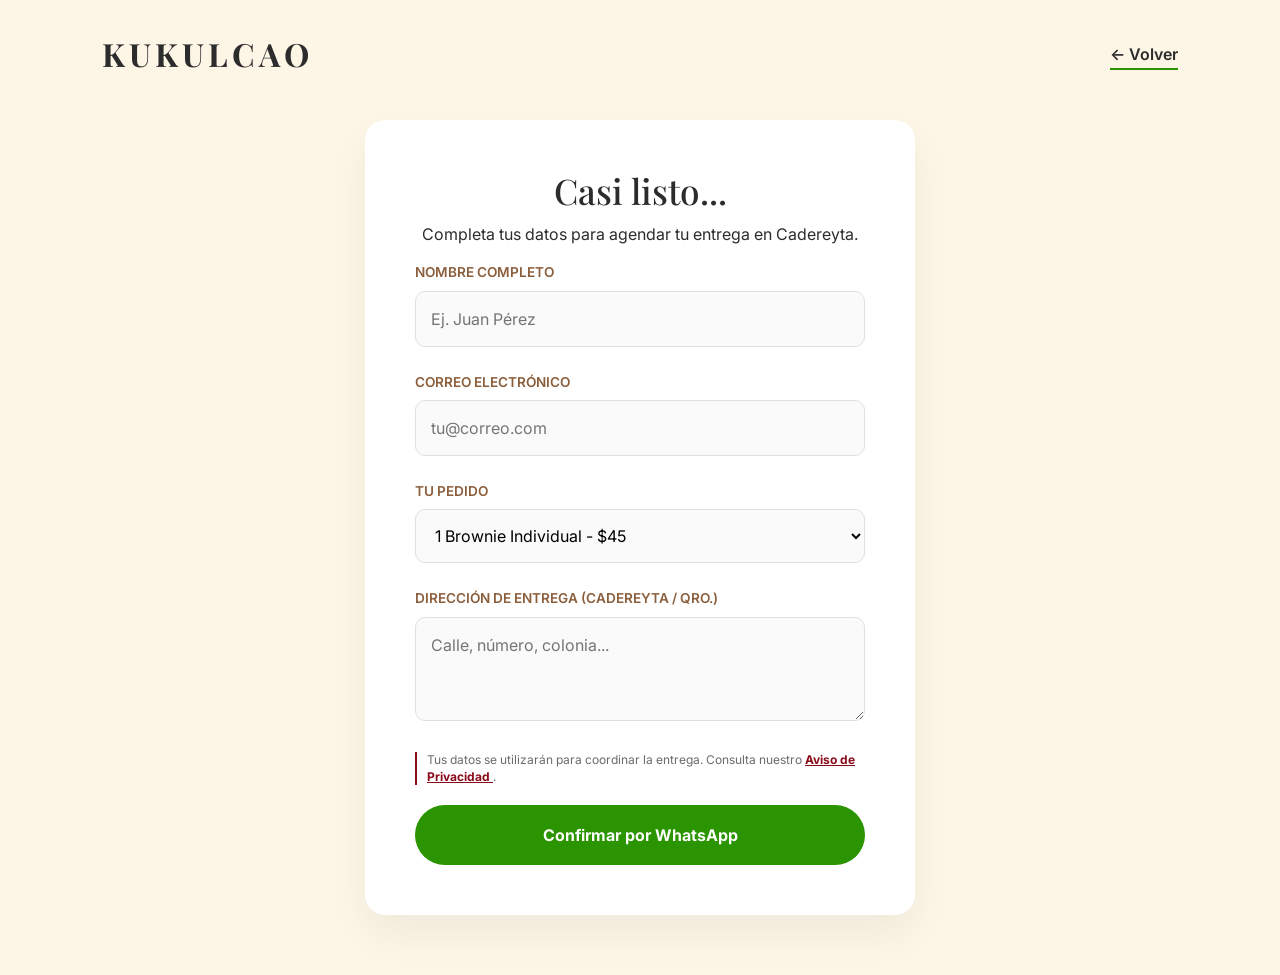
<file: ordenar.html>
<!DOCTYPE html>
<html lang="es">
<head>
    <meta charset="UTF-8">
    <meta name="viewport" content="width=device-width, initial-scale=1.0">
    <title>Finalizar Pedido | Kukulcao</title>
    <link rel="stylesheet" href="https://cdn.jsdelivr.net/npm/bootstrap@4.6.2/dist/css/bootstrap.min.css">
    <link rel="stylesheet" href="style.css">
    <link href="https://fonts.googleapis.com/css2?family=Inter:wght@300;400;600&family=Playfair+Display:wght@700&display=swap" rel="stylesheet">
</head>
<body class="order-page-bg">

    <nav class="minimal-nav fade-in-load">
        <div class="logo"><a href="index.html" style="text-decoration: none; color: inherit;">KUKULCAO</a></div>
        <div class="nav-cta">
            <a href="index.html">← Volver</a>
        </div>
    </nav>

    <main class="order-full-screen fade-in-load fade-in-load-delay-1">
        <div class="order-card">
            <div class="order-header-main">
                <h2>Casi listo...</h2>
                <p>Completa tus datos para agendar tu entrega en Cadereyta.</p>
            </div>

            <form class="order-form-standalone" id="orderForm">
                
                <div class="input-field">
                    <label>Nombre Completo</label>
                    <input type="text" id="nombre" placeholder="Ej. Juan Pérez" required>
                </div>
                
                <div class="input-field">
                    <label>Correo Electrónico</label>
                    <input type="email" placeholder="tu@correo.com" required>
                </div>

                <div class="input-field">
                    <label>Tu pedido</label>
                    <select id="cantidad" required>
                        <option value="1 Brownie ($45)">1 Brownie Individual - $45</option>
                        <option value="Caja de 6 ($240)">Caja de 6 piezas - $240</option>
                        <option value="Caja de 12 ($450)">Caja de 12 piezas - $450</option>
                    </select>
                </div>

                <div class="input-field">
                    <label>Dirección de entrega (Cadereyta / Qro.)</label>
                    <textarea id="direccion" placeholder="Calle, número, colonia..." rows="3" required></textarea>
                </div>

                <div class="legal-disclosure">
                    <p>Tus datos se utilizarán para coordinar la entrega. Consulta nuestro 
                        <a href="#" data-toggle="modal" data-target="#modalPrivacidad" style="color: var(--accent-color); font-weight: bold; text-decoration: underline;">
                            Aviso de Privacidad
                        </a>.
                    </p>
                </div>

                <button type="submit" class="btn-confirm">Confirmar por WhatsApp</button>
            </form>
        </div>
    </main>

    <div class="modal fade" id="modalPrivacidad" tabindex="-1" aria-hidden="true">
        <div class="modal-dialog modal-dialog-centered">
            <div class="modal-content" style="border-radius: 20px; border: none; padding: 20px;">
                <div class="modal-header" style="border-bottom: none;">
                    <h5 class="modal-title" style="font-family: 'Playfair Display', serif; font-weight: 700; color: var(--accent-color);">Aviso de Privacidad</h5>
                    <button type="button" class="close" data-dismiss="modal" aria-label="Close">
                        <span aria-hidden="true">&times;</span>
                    </button>
                </div>
                <div class="modal-body" style="font-size: 0.9rem; color: var(--text-main); line-height: 1.6;">
                    <p><strong>Kukulcao</strong> es responsable del cuidado de tu información.</p>
                    <p>Los datos solicitados se usan exclusivamente para la logística de entrega de tus brownies en Cadereyta. No compartimos tu información con terceros ni la usamos para spam.</p>
                    <p>Al contactarnos por WhatsApp, aceptas que usemos estos datos para dar seguimiento a tu compra.</p>
                </div>
                <div class="modal-footer" style="border-top: none;">
                    <button type="button" class="btn-confirm" data-dismiss="modal" style="padding: 10px 30px; font-size: 0.9rem; width: auto;">Entendido</button>
                </div>
            </div>
        </div>
    </div>

    <script src="https://cdn.jsdelivr.net/npm/jquery@3.5.1/dist/jquery.slim.min.js"></script>
    <script src="https://cdn.jsdelivr.net/npm/bootstrap@4.6.2/dist/js/bootstrap.bundle.min.js"></script>
    <script src="script.js"></script>
</body>
</html>
</file>
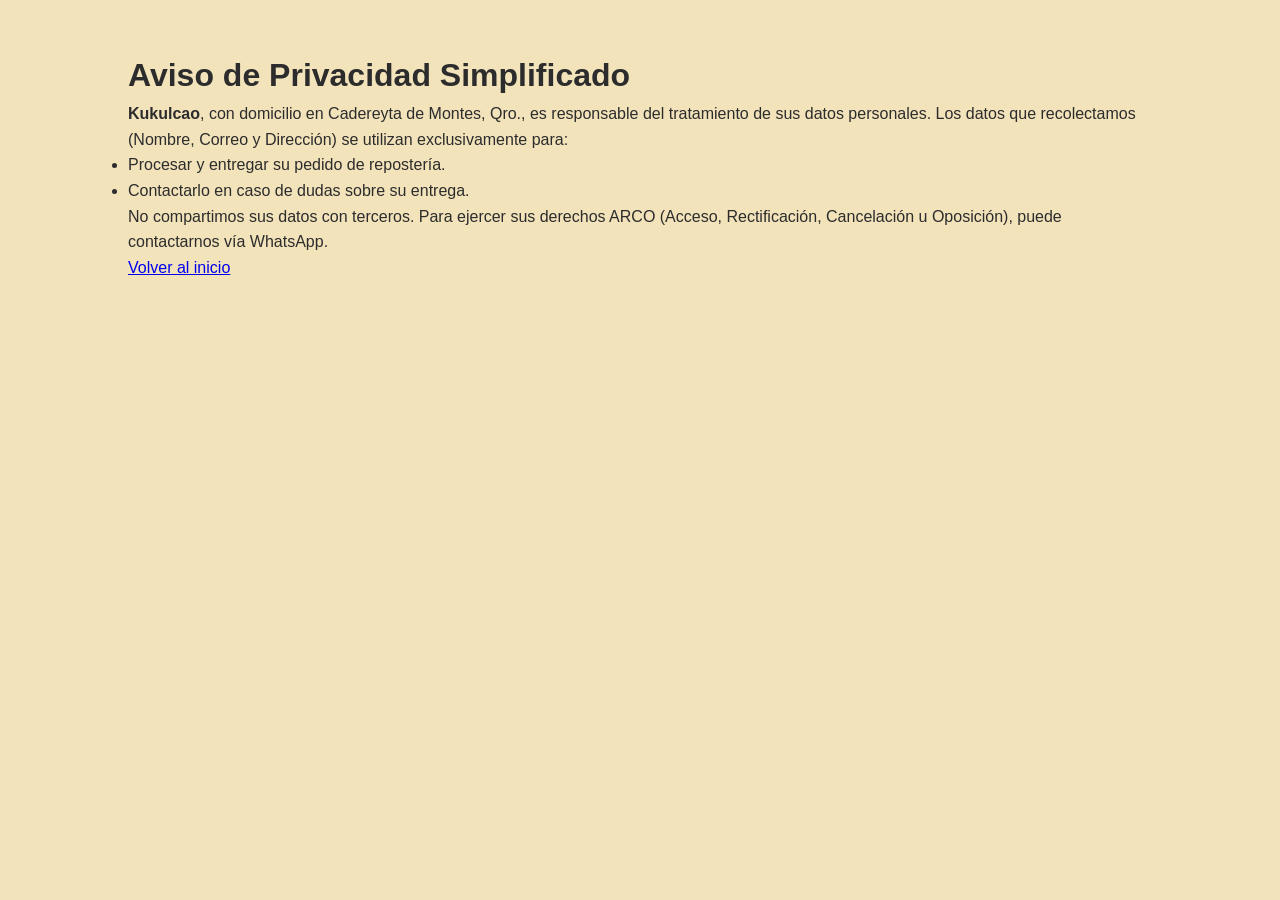
<file: privacidad.html>
<!DOCTYPE html>
<html lang="es">
<head>
    <meta charset="UTF-8">
    <title>Aviso de Privacidad | Kukulcao</title>
    <link rel="stylesheet" href="style.css">
</head>
<body style="padding: 50px 10%; line-height: 1.6;" class="fade-in-load">
    <h1>Aviso de Privacidad Simplificado</h1>
    <p><strong>Kukulcao</strong>, con domicilio en Cadereyta de Montes, Qro., es responsable del tratamiento de sus datos personales. Los datos que recolectamos (Nombre, Correo y Dirección) se utilizan exclusivamente para:</p>
    <ul>
        <li>Procesar y entregar su pedido de repostería.</li>
        <li>Contactarlo en caso de dudas sobre su entrega.</li>
    </ul>
    <p>No compartimos sus datos con terceros. Para ejercer sus derechos ARCO (Acceso, Rectificación, Cancelación u Oposición), puede contactarnos vía WhatsApp.</p>
    <a href="index.html">Volver al inicio</a>
</body>
</html>
</file>
<file: style.css>
/* ==========================================================
   1. VARIABLES Y BASES
========================================================== */
:root {
    --bg-color: #f2e3bb;
    --accent-color: #8b0a1a;
    --text-main: #2c2c2c;
    --text-light: #6B6B6B;
    --gold-brown: #8B5E3C;
    --green-accent: #2a9401;
}

* { margin: 0; padding: 0; box-sizing: border-box; }
body { 
    font-family: 'Inter', sans-serif; 
    background-color: var(--bg-color); 
    color: var(--text-main); 
    overflow-x: hidden; 
}

/* ==========================================================
   2. NAVEGACIÓN
========================================================== */
.minimal-nav { 
    display: flex; 
    justify-content: space-between; 
    align-items: center;
    padding: 30px 8%; 
    position: absolute; 
    width: 100%; 
    z-index: 100; 
}

.logo { 
    font-family: 'Playfair Display', serif; 
    font-weight: 700; 
    letter-spacing: 4px; 
    font-size: 2rem; 
    color: var(--text-main);
}

.nav-cta a { 
    text-decoration: none; 
    color: var(--text-main); 
    border-bottom: 2px solid var(--green-accent); 
    padding-bottom: 4px; 
    font-weight: 600;
}

/* ==========================================================
   3. HERO (RESTAURADO)
========================================================== */
.hero-minimal {
    min-height: 100vh;
    display: flex;
    align-items: center;
    justify-content: space-between;
    padding: 0 10%;
    position: relative;
    max-width: 1400px;
    margin: 0 auto;
    gap: 60px;
}

.product-display {
    flex: 0.9;
    display: grid;
    place-items: center;
    position: relative;
    height: 600px;
}

.decorative-ring-img {
    grid-area: 1 / 1;
    width: 620px;
    height: auto;
    z-index: 2;
    pointer-events: none;
    margin-top: -10px; 
    opacity: 1 !important; 
    transform: rotate(0deg); /* Aquí puedes añadir animación de rotación si gustas */
}

.hero-img {
    grid-area: 1 / 1;
    width: 290px;
    z-index: 3;
    filter: drop-shadow(0 40px 60px rgba(0,0,0,0.15));
    animation: floatOriginal 6s ease-in-out infinite;
    position: relative; 
    left: -7px;
}

.hero-text {
    flex: 1.1;
    z-index: 10;
}

.hero-text h1 {
    font-family: 'Playfair Display', serif;
    font-size: clamp(2.5rem, 5vw, 4rem);
    line-height: 1.1;
    margin-bottom: 20px;
}

.hero-text p {
    font-size: 1.1rem;
    color: var(--text-light);
    line-height: 1.6;
}

/* ==========================================================
   4. BENEFICIOS
========================================================== */
.hero-benefits { 
    display: flex;
    gap: 20px; 
    margin-top: 30px; 
}
.benefit-item { text-align: center; flex: 1; }
.benefit-icon { width: 45px; height: 45px; object-fit: contain; margin-bottom: 10px; }
.benefit-item h4 { font-size: 0.85rem; text-transform: uppercase; color: var(--gold-brown); letter-spacing: 1px; }
.benefit-item p { font-size: 0.75rem; color: var(--text-light); }

.btn-pedir-ahora { 
    display: inline-block; 
    margin-top: 40px; 
    padding: 18px 50px; 
    background: var(--gold-brown); 
    color: white; 
    text-decoration: none; 
    border-radius: 50px; 
    font-weight: 700; 
    transition: 0.3s ease;
}
.btn-pedir-ahora:hover { transform: translateY(-3px); box-shadow: 0 10px 20px rgba(139, 94, 60, 0.3); }

/* ==========================================================
   5. SECCIONES NARRATIVAS (ESTILO HUMANO)
========================================================== */
.philosophy { padding: 100px 5%; background-color: #FDF5E6; text-align: center; }

.tag {
    display: inline-block;
    background-color: rgba(42, 148, 1, 0.1);
    color: var(--green-accent);
    padding: 8px 16px;
    border-radius: 50px;
    font-size: 0.85rem;
    font-weight: 600;
    margin-bottom: 20px;
    text-transform: uppercase;
    letter-spacing: 1px;
}

.philosophy-section { padding: 100px 10%; background-color: var(--bg-color); }

.about-narrative { max-width: 800px; margin: 0 auto 50px; text-align: center; }

.human-text {
    font-size: 1.2rem;
    line-height: 1.8;
    color: var(--text-main);
    font-style: italic;
}

.info-container { max-width: 1200px; margin: 0 auto; }

.main-title {
    font-family: 'Playfair Display', serif;
    font-size: 2.8rem;
    margin-bottom: 50px;
    color: var(--text-main);
    text-align: center;
}

.info-grid { display: grid; grid-template-columns: 1fr 1fr; gap: 40px; }

.info-card {
    background: #fff;
    padding: 45px;
    border-radius: 20px;
    box-shadow: 0 15px 35px rgba(0,0,0,0.03);
    transition: transform 0.3s ease;
}

.info-card:hover { transform: translateY(-10px); }
.info-card h3 { font-family: 'Playfair Display', serif; font-size: 1.6rem; margin-bottom: 20px; }
.nutrition-card { border-top: 6px solid var(--green-accent); }
.ingredients-card { border-top: 6px solid var(--gold-brown); }

.ingredient-list { list-style: none; padding: 0; }
.ingredient-list li {
    margin-bottom: 15px;
    font-size: 0.95rem;
    color: var(--text-light);
    position: relative;
    padding-left: 20px;
}
.ingredient-list li::before {
    content: "•";
    color: var(--gold-brown);
    font-weight: bold;
    position: absolute;
    left: 0;
}

/* ==========================================================
   6. CARRUSEL (RESTAURADO Y ESTABLE)
========================================================== */
.product-viewer { padding: 80px 5%; text-align: center; }

.main-window { 
    width: 100%; 
    max-width: 800px; 
    height: 500px; 
    margin: 0 auto; 
    background-color: #fff; 
    border-radius: 20px; 
    box-shadow: 0 10px 30px rgba(0,0,0,0.05);
    position: relative;
    overflow: hidden;
    display: flex;
    align-items: center;
    justify-content: center;
}

/* Importante: Mantener estas reglas para que el carrusel no "salte" */
.carousel, .carousel-inner, .carousel-item { width: 100%; height: 100%; }

.carousel-item img { 
    width: 100% !important;
    height: 100% !important;
    object-fit: contain; 
    padding: 40px;
    display: block;
}

.carousel-control-prev-icon, .carousel-control-next-icon {
    filter: invert(1) grayscale(100%) brightness(0.2);
    width: 40px; height: 40px;
}

.thumb-indicators { position: static; margin-top: 30px; display: flex; justify-content: center; gap: 12px; }
.thumb-indicators li {
    width: 40px; height: 6px; border-radius: 10px;
    background-color: var(--gold-brown) !important;
    opacity: 0.2; transition: all 0.3s ease; border: none;
}
.thumb-indicators li.active { opacity: 1; width: 70px; background-color: var(--accent-color) !important; }

/* ==========================================================
   7. FORMULARIO DE PEDIDO
========================================================== */
.order-page-bg { background-color: #FDF5E6; min-height: 100vh; }
.order-full-screen { display: flex; justify-content: center; align-items: center; padding: 120px 5% 60px; }
.order-card { background: #fff; padding: 50px; border-radius: 20px; box-shadow: 0 20px 40px rgba(0,0,0,0.05); max-width: 550px; width: 100%; text-align: center; }
.order-header-main h2 { font-family: 'Playfair Display', serif; font-size: 2.2rem; color: var(--text-main); margin-bottom: 10px; }
.order-form-standalone { text-align: left; }
.input-field { margin-bottom: 25px; }
.input-field label { display: block; font-size: 0.85rem; font-weight: 600; color: var(--gold-brown); margin-bottom: 8px; text-transform: uppercase; }
.input-field input, .input-field select, .input-field textarea { 
    width: 100%; padding: 15px; border: 1px solid #E0E0E0; border-radius: 10px; background-color: #FAFAFA; 
}

.legal-disclosure {
    font-size: 0.75rem;
    color: var(--text-light);
    margin: 20px 0;
    line-height: 1.4;
    border-left: 2px solid var(--accent-color);
    padding-left: 10px;
}

.btn-confirm { width: 100%; padding: 18px; background-color: var(--green-accent); color: #fff; border: none; border-radius: 50px; font-weight: 700; cursor: pointer; transition: transform 0.3s ease; }
.btn-confirm:hover { transform: translateY(-3px); box-shadow: 0 10px 20px rgba(42, 148, 1, 0.3); }

/* ==========================================================
   8. FOOTER Y RESPONSIVE
========================================================== */
.minimal-footer { padding: 60px 40px; text-align: center; font-size: 0.9rem; color: var(--text-light); }
.footer-links { margin-bottom: 10px; }
.footer-links a { color: var(--text-main); text-decoration: none; font-weight: 600; }

@media (max-width: 768px) {
    .hero-minimal { flex-direction: column; padding: 120px 5% 60px 5%; text-align: center; min-height: auto; }
    .product-display { order: -1; height: 350px; }
    .decorative-ring-img { width: 380px; opacity: 0.5; }
    .hero-img { width: 175px; left: -5px;}
    .hero-text h1 { font-size: 2.1rem; }
    .info-grid { grid-template-columns: 1fr; }
    .main-window { height: 350px; }
}

/* ==========================================================
   9. KEYFRAMES
========================================================== */
@keyframes floatOriginal {
    0%, 100% { transform: translateY(0); }
    50% { transform: translateY(-20px); }
}

/* ==========================================================
   10. ESTILOS DE REDES SOCIALES (NUEVO - SIN AFECTAR LO ANTERIOR)
========================================================== */
.card {
  max-width: fit-content;
  margin: 20px auto; /* Centrado automático */
  display: flex;
  flex-direction: column;
  gap: 1rem;
  transition: 0.5s;
  background-color: transparent;
  border: none;
}

.card ul {
  padding: 1rem;
  display: flex;
  list-style: none;
  gap: 1.5rem;
  align-items: center;
  justify-content: center;
}

.card ul li { cursor: pointer; position: relative; list-style: none; }

.svg {
  transition: all 0.3s;
  padding: 1rem;
  height: 60px;
  width: 60px;
  border-radius: 100%;
  color: var(--gold-brown);
  fill: currentColor;
  background: white;
  box-shadow: 0 5px 15px rgba(0,0,0,0.1);
  position: relative;
  z-index: 10;
}

.text {
  opacity: 0;
  border-radius: 5px;
  padding: 5px 10px;
  transition: all 0.3s;
  color: white;
  background-color: var(--accent-color);
  position: absolute;
  bottom: -35px;
  left: 50%;
  transform: translateX(-50%);
  z-index: 20;
  font-size: 0.75rem;
}

.iso-pro:hover .text { opacity: 1; bottom: -45px; }
.iso-pro:hover a > .svg { transform: translate(10px, -10px); }

.iso-pro span {
  opacity: 0;
  position: absolute;
  top: 0; left: 0;
  border: 1px solid var(--gold-brown);
  background-color: rgba(139, 94, 60, 0.1);
  border-radius: 50%;
  transition: all 0.3s;
  height: 60px;
  width: 60px;
  z-index: 5;
}

.iso-pro:hover span { opacity: 1; }
.iso-pro:hover span:nth-child(1) { opacity: 0.2; transform: translate(3px, -3px); }
.iso-pro:hover span:nth-child(2) { opacity: 0.4; transform: translate(6px, -6px); }
.iso-pro:hover span:nth-child(3) { opacity: 0.6; transform: translate(9px, -9px); }

/* ==========================================================
   11. ANIMACIONES DE ENTRADA Y SCROLL (NUEVO)
========================================================== */
/* Animaciones de carga (Entrada) */
.fade-in-load {
    animation: fadeInLoad 1.2s ease-out forwards;
    opacity: 0;
    transform: translateY(20px);
}

.fade-in-load-delay-1 { animation-delay: 0.3s; }
.fade-in-load-delay-2 { animation-delay: 0.6s; }

@keyframes fadeInLoad {
    to {
        opacity: 1;
        transform: translateY(0);
    }
}

/* Animaciones al hacer scroll */
.scroll-animate {
    opacity: 0;
    transform: translateY(40px);
    transition: opacity 0.8s ease-out, transform 0.8s ease-out;
}

.scroll-animate.visible {
    opacity: 1;
    transform: translateY(0);
}

/* ==========================================================
   12. MENÚ MODAL (NUEVO)
========================================================== */
.modal-content {
    background-color: #FDF5E6;
    border: none;
    border-radius: 20px;
}

.modal-header {
    border-bottom: none;
}

.menu-item-card {
    background: #fff;
    padding: 15px;
    border-radius: 20px;
    box-shadow: 0 10px 25px rgba(0,0,0,0.04);
    height: 100%;
    display: flex;
    flex-direction: column;
    transition: transform 0.3s ease;
}

.menu-item-info {
    flex-grow: 1;
    display: flex;
    flex-direction: column;
    justify-content: flex-start;
}

.menu-item-card:hover {
    transform: translateY(-5px);
}

.menu-item-card .carousel-item img {
    height: 250px;
    object-fit: cover;
    border-radius: 15px;
}

/* ==========================================================
   13. TEXTO BRILLANTE (GLOW TEXT)
========================================================== */
.glow-text-btn {
    display: inline-block;
    font-family: 'Playfair Display', serif;
    font-size: 2.5rem;
    font-weight: 700;
    text-decoration: none;
    background: linear-gradient(
        120deg,
        var(--accent-color) 0%,
        var(--accent-color) 40%,
        #FFFFFF 50%,
        var(--accent-color) 60%,
        var(--accent-color) 100%
    );
    background-size: 200% auto;
    color: transparent;
    -webkit-background-clip: text;
    background-clip: text;
    animation: textShine 3s linear infinite;
    transition: transform 0.3s ease;
}

.glow-text-btn:hover {
    transform: scale(1.05);
    text-decoration: none;
}

@keyframes textShine {
    to {
        background-position: 200% center;
    }
}
</file>
